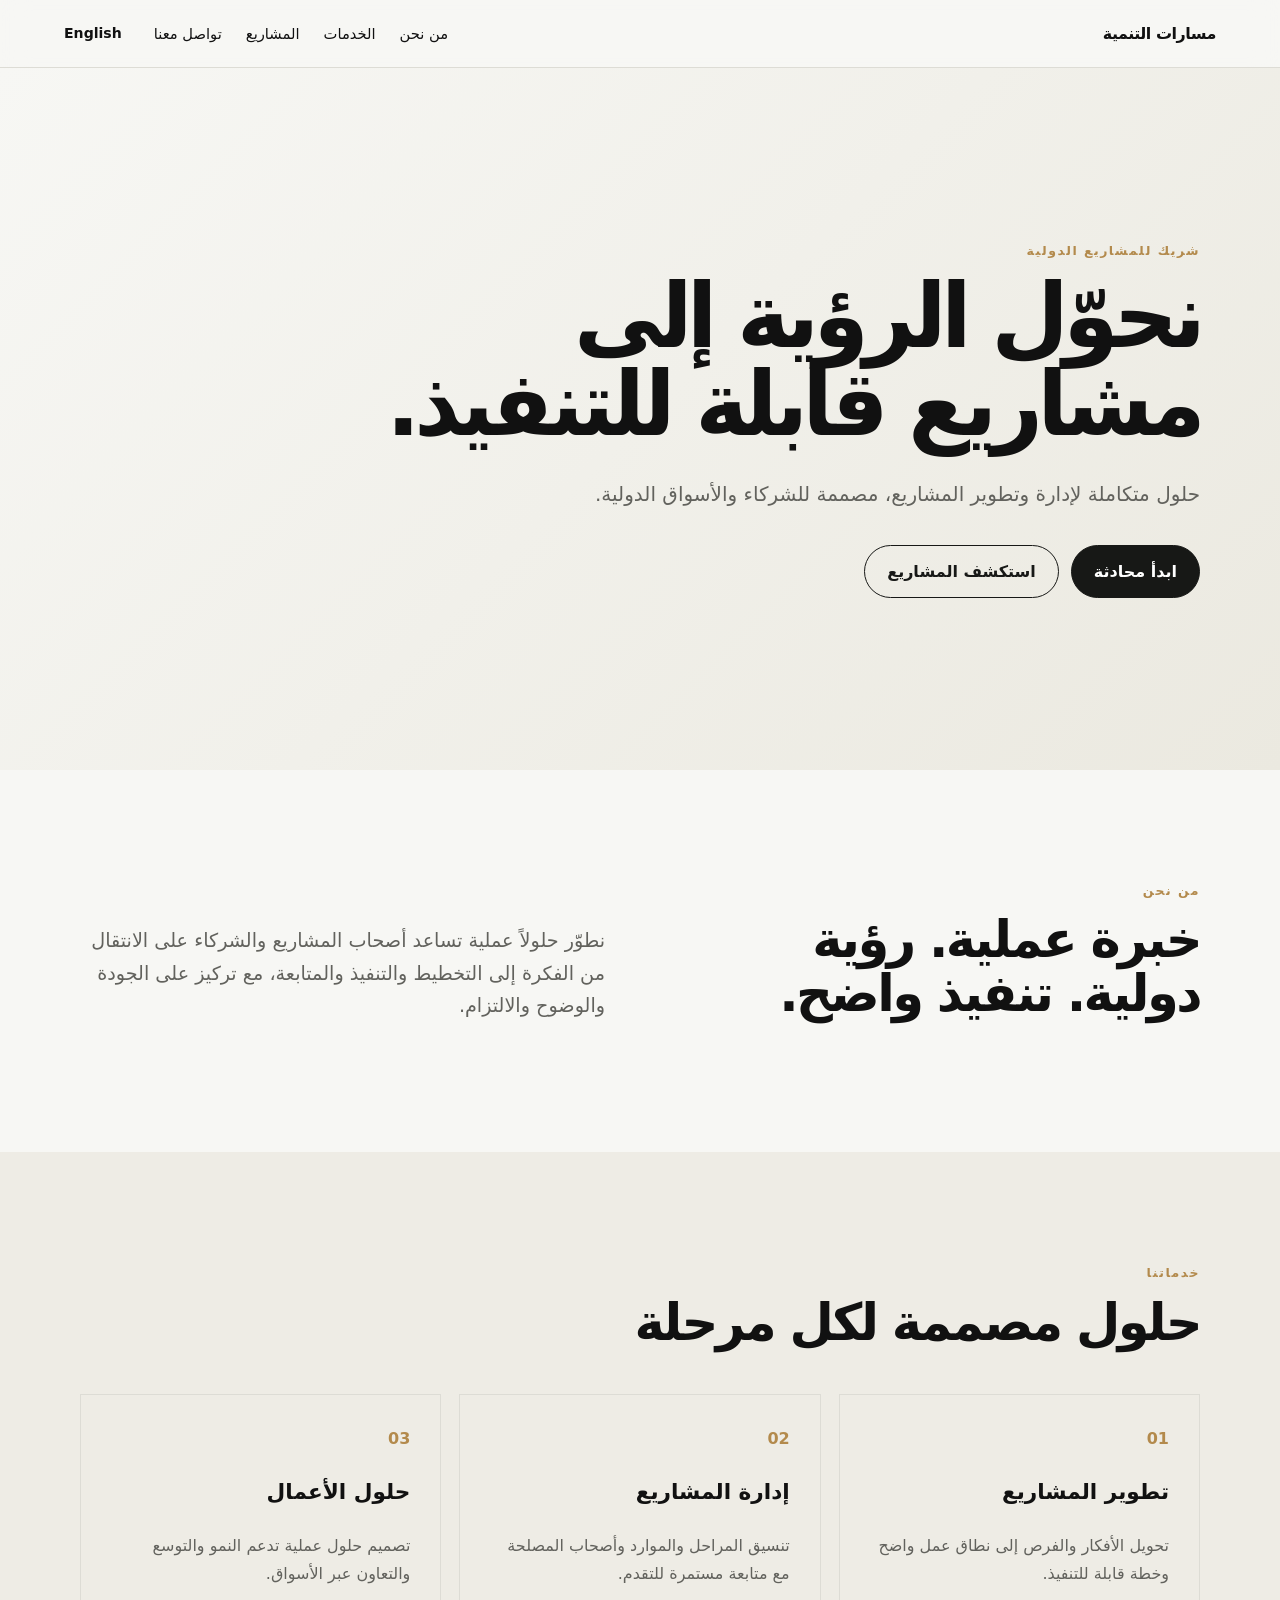
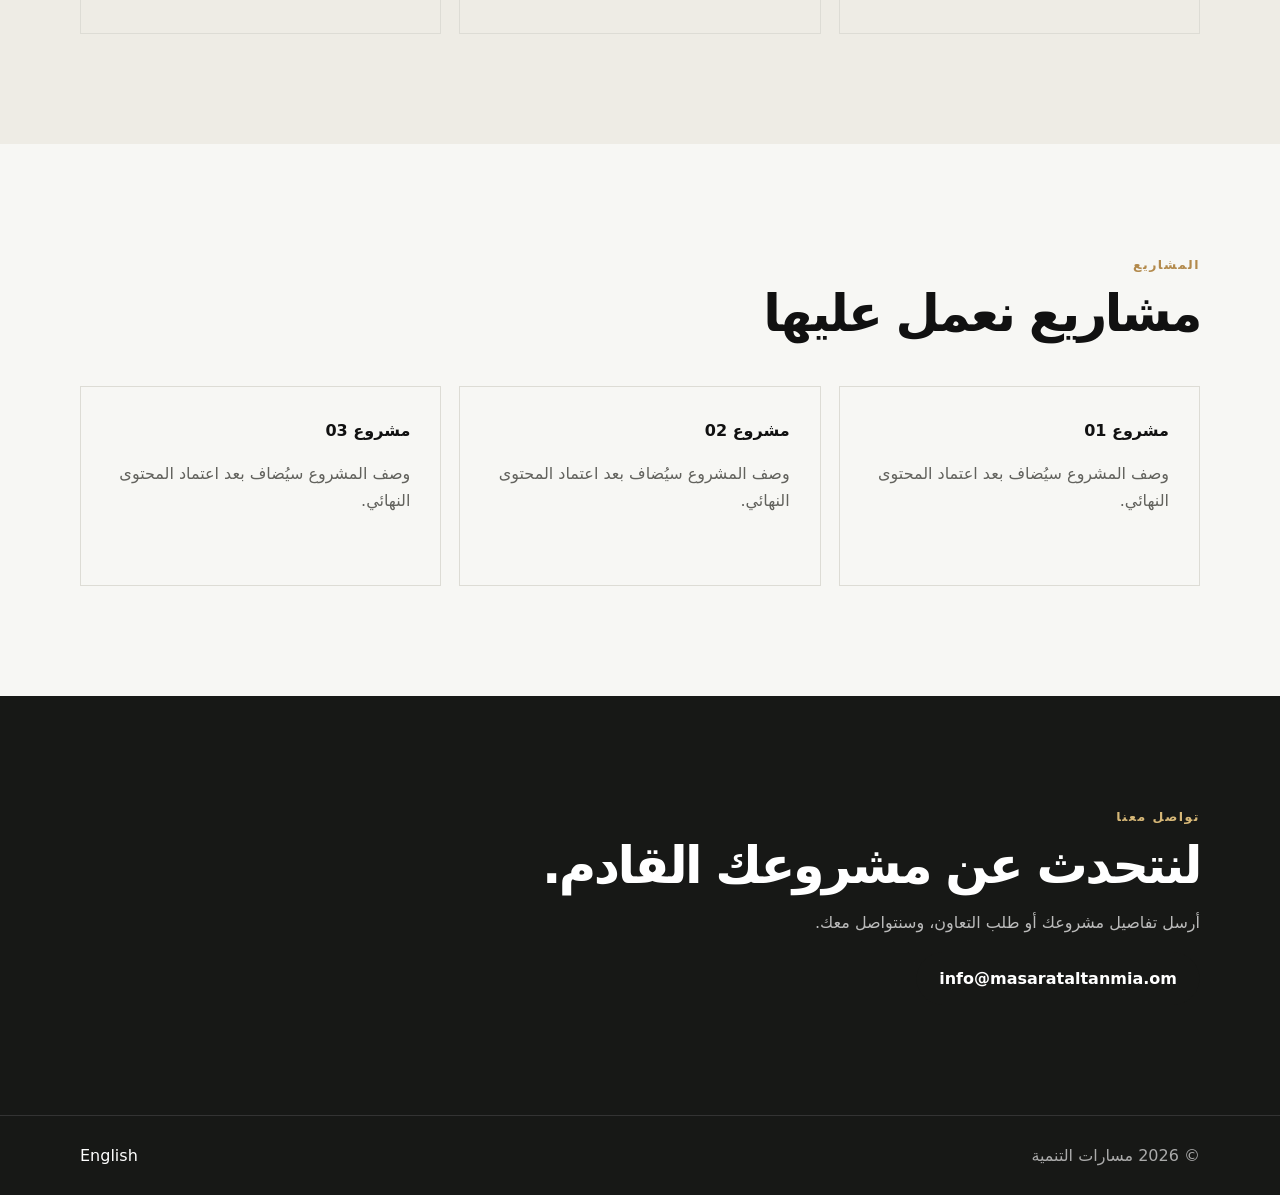
<file: index.html>
<!doctype html>
<html lang="ar" dir="rtl">
<head>
  <meta charset="utf-8">
  <meta name="viewport" content="width=device-width,initial-scale=1">
  <meta name="description" content="مسارات التنمية — حلول وإدارة مشاريع دولية باللغة العربية.">
  <title>مسارات التنمية | مشاريع وحلول دولية</title>
  <link rel="stylesheet" href="assets/css/site.css">
</head>
<body>
  <header class="site-header">
    <a class="brand" href="/">مسارات التنمية</a>
    <nav aria-label="التنقل الرئيسي">
      <a href="#about">من نحن</a><a href="#services">الخدمات</a><a href="#projects">المشاريع</a><a href="#contact">تواصل معنا</a>
    </nav>
    <a class="lang" href="/en/">English</a>
  </header>
  <main>
    <section class="hero">
      <div class="container">
        <p class="eyebrow">شريك للمشاريع الدولية</p>
        <h1>نحوّل الرؤية إلى مشاريع قابلة للتنفيذ.</h1>
        <p class="lead">حلول متكاملة لإدارة وتطوير المشاريع، مصممة للشركاء والأسواق الدولية.</p>
        <div class="actions"><a class="button" href="#contact">ابدأ محادثة</a><a class="button ghost" href="#projects">استكشف المشاريع</a></div>
      </div>
    </section>
    <section id="about" class="section">
      <div class="container split"><div><p class="eyebrow">من نحن</p><h2>خبرة عملية. رؤية دولية. تنفيذ واضح.</h2></div><p>نطوّر حلولاً عملية تساعد أصحاب المشاريع والشركاء على الانتقال من الفكرة إلى التخطيط والتنفيذ والمتابعة، مع تركيز على الجودة والوضوح والالتزام.</p></div>
    </section>
    <section id="services" class="section alt">
      <div class="container"><p class="eyebrow">خدماتنا</p><h2>حلول مصممة لكل مرحلة</h2><div class="grid">
        <article><span>01</span><h3>تطوير المشاريع</h3><p>تحويل الأفكار والفرص إلى نطاق عمل واضح وخطة قابلة للتنفيذ.</p></article>
        <article><span>02</span><h3>إدارة المشاريع</h3><p>تنسيق المراحل والموارد وأصحاب المصلحة مع متابعة مستمرة للتقدم.</p></article>
        <article><span>03</span><h3>حلول الأعمال</h3><p>تصميم حلول عملية تدعم النمو والتوسع والتعاون عبر الأسواق.</p></article>
      </div></div>
    </section>
    <section id="projects" class="section"><div class="container"><p class="eyebrow">المشاريع</p><h2>مشاريع نعمل عليها</h2><div class="projects"><div><strong>مشروع 01</strong><p>وصف المشروع سيُضاف بعد اعتماد المحتوى النهائي.</p></div><div><strong>مشروع 02</strong><p>وصف المشروع سيُضاف بعد اعتماد المحتوى النهائي.</p></div><div><strong>مشروع 03</strong><p>وصف المشروع سيُضاف بعد اعتماد المحتوى النهائي.</p></div></div></div></section>
    <section id="contact" class="section contact"><div class="container"><p class="eyebrow">تواصل معنا</p><h2>لنتحدث عن مشروعك القادم.</h2><p>أرسل تفاصيل مشروعك أو طلب التعاون، وسنتواصل معك.</p><a class="button" href="mailto:info@masarataltanmia.om">info@masarataltanmia.om</a></div></section>
  </main>
  <footer><div class="container"><span>© 2026 مسارات التنمية</span><a href="/en/">English</a></div></footer>
  <script src="assets/js/site.js"></script>
</body>
</html>
</file>
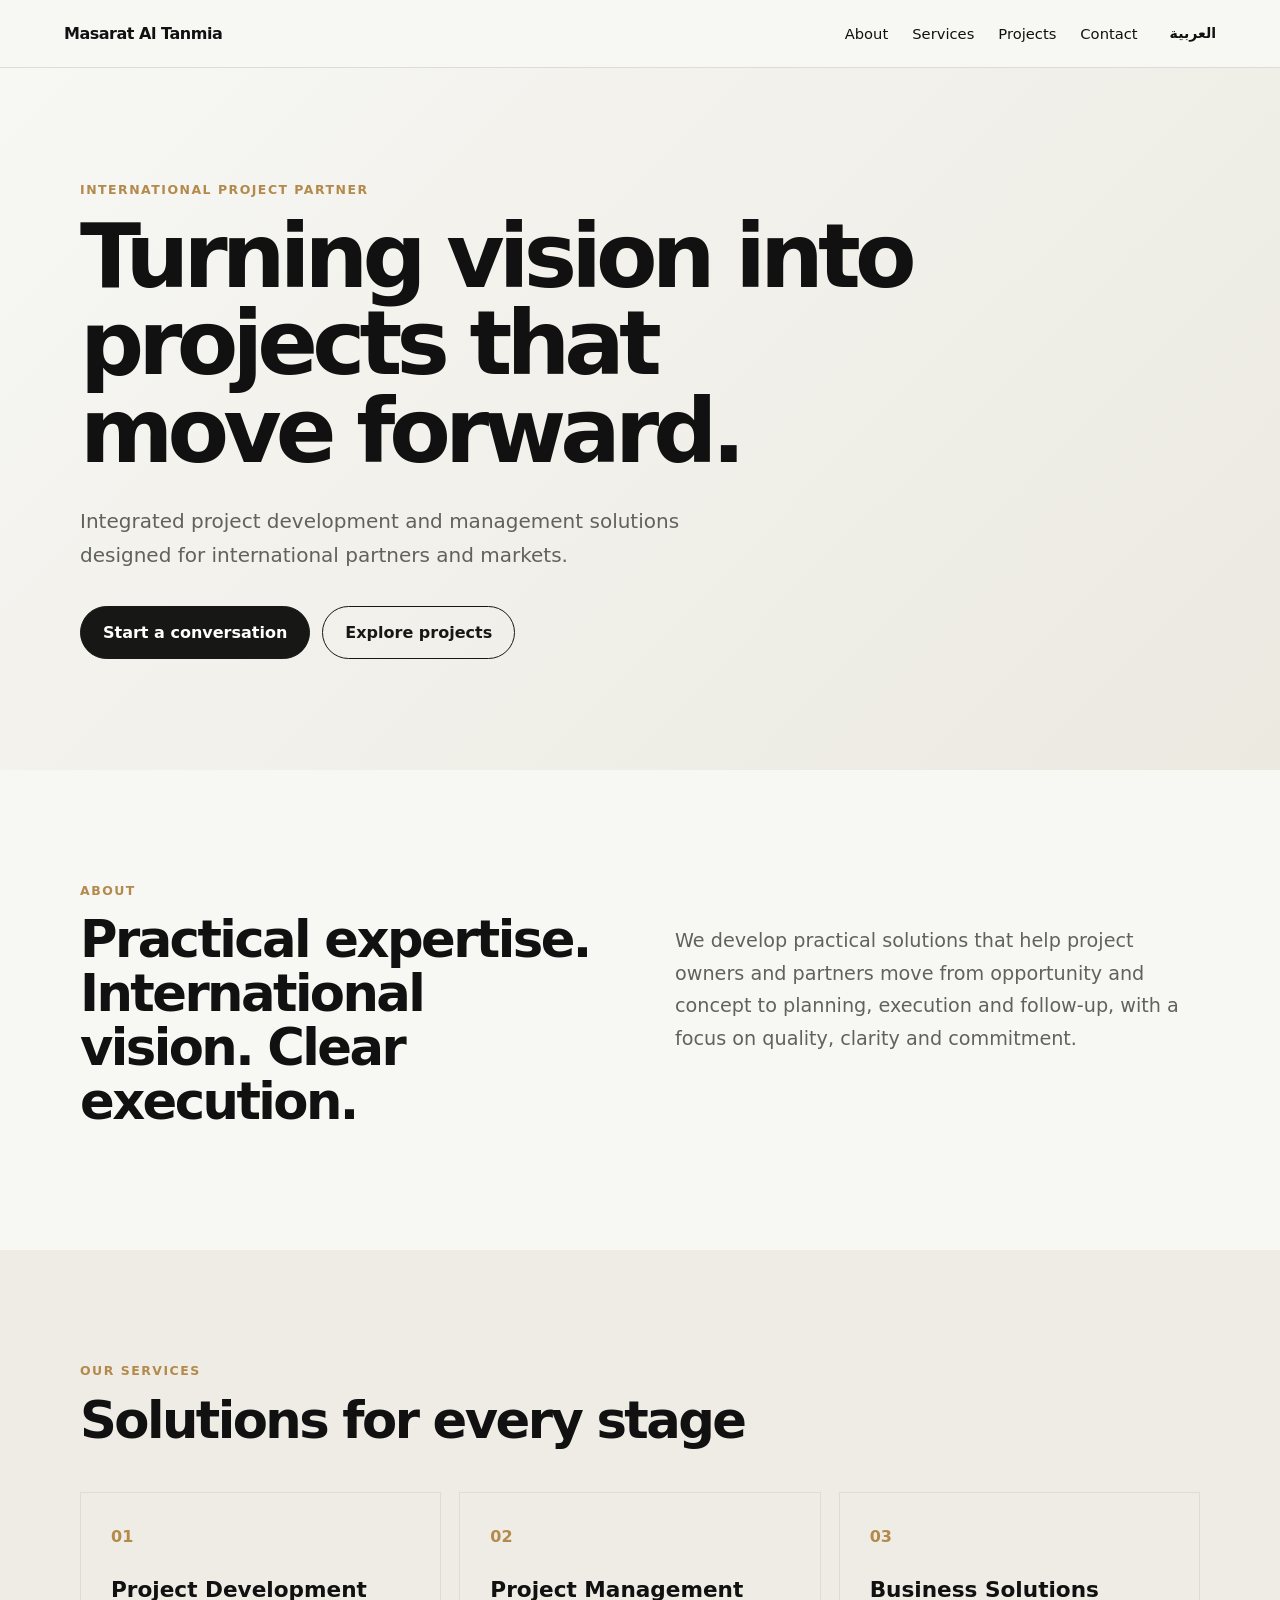
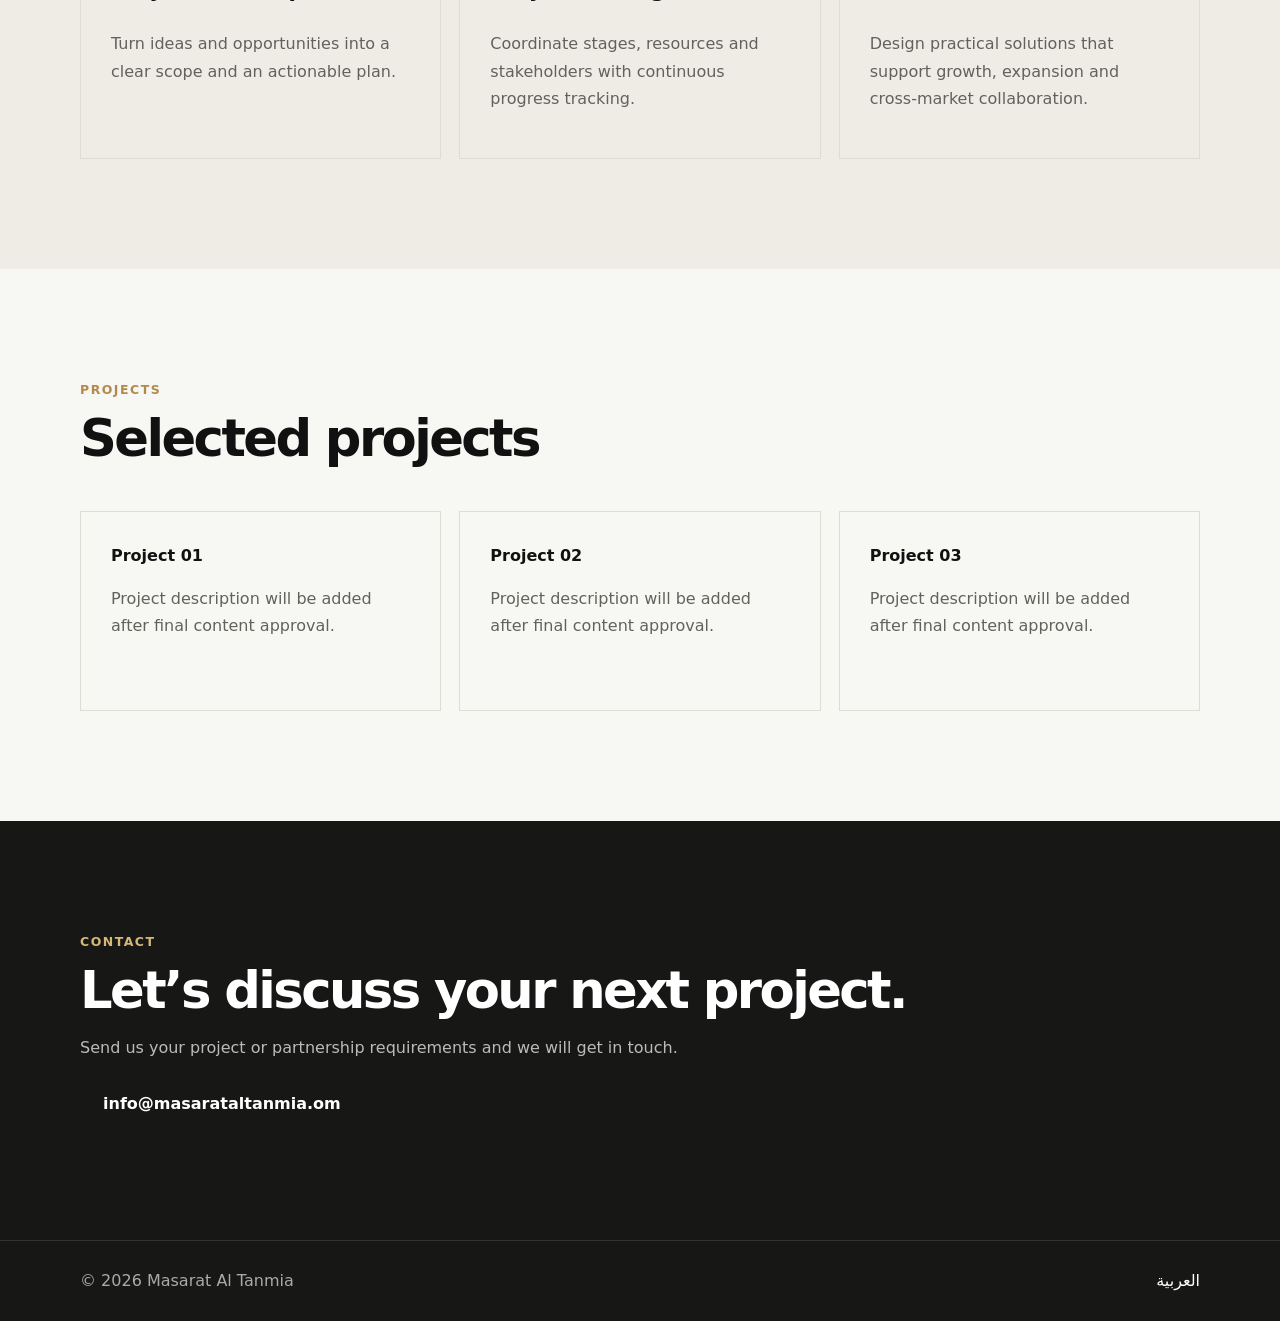
<file: en/index.html>
<!doctype html>
<html lang="en" dir="ltr">
<head>
  <meta charset="utf-8"><meta name="viewport" content="width=device-width,initial-scale=1">
  <meta name="description" content="Masarat Al Tanmia — international projects and integrated business solutions.">
  <title>Masarat Al Tanmia | International Projects</title>
  <link rel="stylesheet" href="../assets/css/site.css">
</head>
<body>
<header class="site-header"><a class="brand" href="/en/">Masarat Al Tanmia</a><nav aria-label="Main navigation"><a href="#about">About</a><a href="#services">Services</a><a href="#projects">Projects</a><a href="#contact">Contact</a></nav><a class="lang" href="/">العربية</a></header>
<main>
<section class="hero"><div class="container"><p class="eyebrow">International project partner</p><h1>Turning vision into projects that move forward.</h1><p class="lead">Integrated project development and management solutions designed for international partners and markets.</p><div class="actions"><a class="button" href="#contact">Start a conversation</a><a class="button ghost" href="#projects">Explore projects</a></div></div></section>
<section id="about" class="section"><div class="container split"><div><p class="eyebrow">About</p><h2>Practical expertise. International vision. Clear execution.</h2></div><p>We develop practical solutions that help project owners and partners move from opportunity and concept to planning, execution and follow-up, with a focus on quality, clarity and commitment.</p></div></section>
<section id="services" class="section alt"><div class="container"><p class="eyebrow">Our services</p><h2>Solutions for every stage</h2><div class="grid"><article><span>01</span><h3>Project Development</h3><p>Turn ideas and opportunities into a clear scope and an actionable plan.</p></article><article><span>02</span><h3>Project Management</h3><p>Coordinate stages, resources and stakeholders with continuous progress tracking.</p></article><article><span>03</span><h3>Business Solutions</h3><p>Design practical solutions that support growth, expansion and cross-market collaboration.</p></article></div></div></section>
<section id="projects" class="section"><div class="container"><p class="eyebrow">Projects</p><h2>Selected projects</h2><div class="projects"><div><strong>Project 01</strong><p>Project description will be added after final content approval.</p></div><div><strong>Project 02</strong><p>Project description will be added after final content approval.</p></div><div><strong>Project 03</strong><p>Project description will be added after final content approval.</p></div></div></div></section>
<section id="contact" class="section contact"><div class="container"><p class="eyebrow">Contact</p><h2>Let’s discuss your next project.</h2><p>Send us your project or partnership requirements and we will get in touch.</p><a class="button" href="mailto:info@masarataltanmia.om">info@masarataltanmia.om</a></div></section>
</main><footer><div class="container"><span>© 2026 Masarat Al Tanmia</span><a href="/">العربية</a></div></footer><script src="../assets/js/site.js"></script>
</body></html>
</file>
<file: assets/css/site.css>
:root{--bg:#f7f7f4;--ink:#111;--muted:#62625d;--line:#dddcd5;--accent:#b38a4c;--dark:#171816}*{box-sizing:border-box}html{scroll-behavior:smooth}body{margin:0;background:var(--bg);color:var(--ink);font-family:Inter,system-ui,-apple-system,"Segoe UI",Tahoma,Arial,sans-serif;line-height:1.7}a{color:inherit;text-decoration:none}.site-header{position:sticky;top:0;z-index:10;display:flex;align-items:center;gap:32px;padding:20px 5vw;background:rgba(247,247,244,.9);backdrop-filter:blur(14px);border-bottom:1px solid var(--line)}.brand{font-weight:800;letter-spacing:-.03em;margin-inline-end:auto}.site-header nav{display:flex;gap:24px;font-size:.92rem}.site-header nav a:hover,.lang:hover{color:var(--accent)}.lang{font-weight:700;font-size:.88rem}.container{width:min(1120px,90vw);margin:auto}.hero{min-height:78vh;display:flex;align-items:center;background:linear-gradient(135deg,#f7f7f4 0%,#ebe9e0 100%)}.hero h1{max-width:850px;font-size:clamp(3rem,7vw,6.8rem);line-height:.98;letter-spacing:-.065em;margin:12px 0 28px}.lead{max-width:650px;font-size:1.25rem;color:var(--muted)}.eyebrow{margin:0;color:var(--accent);font-weight:800;text-transform:uppercase;letter-spacing:.12em;font-size:.78rem}.actions{display:flex;gap:12px;flex-wrap:wrap;margin-top:34px}.button{display:inline-flex;align-items:center;justify-content:center;padding:12px 22px;background:var(--dark);color:#fff;border:1px solid var(--dark);border-radius:999px;font-weight:700}.button.ghost{background:transparent;color:var(--dark)}.section{padding:110px 0}.alt{background:#eeece5}.split{display:grid;grid-template-columns:1fr 1fr;gap:70px}.split h2,.section h2{font-size:clamp(2.2rem,4vw,4rem);line-height:1.05;letter-spacing:-.05em;margin:12px 0}.split>p{font-size:1.2rem;color:var(--muted);margin-top:45px}.grid{display:grid;grid-template-columns:repeat(3,1fr);gap:18px;margin-top:45px}.grid article,.projects>div{border:1px solid var(--line);padding:30px;min-height:230px}.grid span{color:var(--accent);font-weight:800}.grid h3{font-size:1.35rem}.grid p,.projects p{color:var(--muted)}.projects{display:grid;grid-template-columns:repeat(3,1fr);gap:18px;margin-top:45px}.projects>div{min-height:200px}.contact{background:var(--dark);color:#fff}.contact p:not(.eyebrow){color:#bbb}.contact .eyebrow{color:#d6b777}footer{padding:26px 0;background:var(--dark);color:#aaa;border-top:1px solid #333}footer .container{display:flex;justify-content:space-between;gap:20px}footer a{color:#fff}@media(max-width:800px){.site-header{gap:14px;padding:16px 5vw}.site-header nav{display:none}.hero{min-height:70vh}.section{padding:75px 0}.split,.grid,.projects{grid-template-columns:1fr}.split>p{margin-top:0}.hero h1{font-size:clamp(2.8rem,13vw,5rem)}footer .container{flex-direction:column}}
</file>
